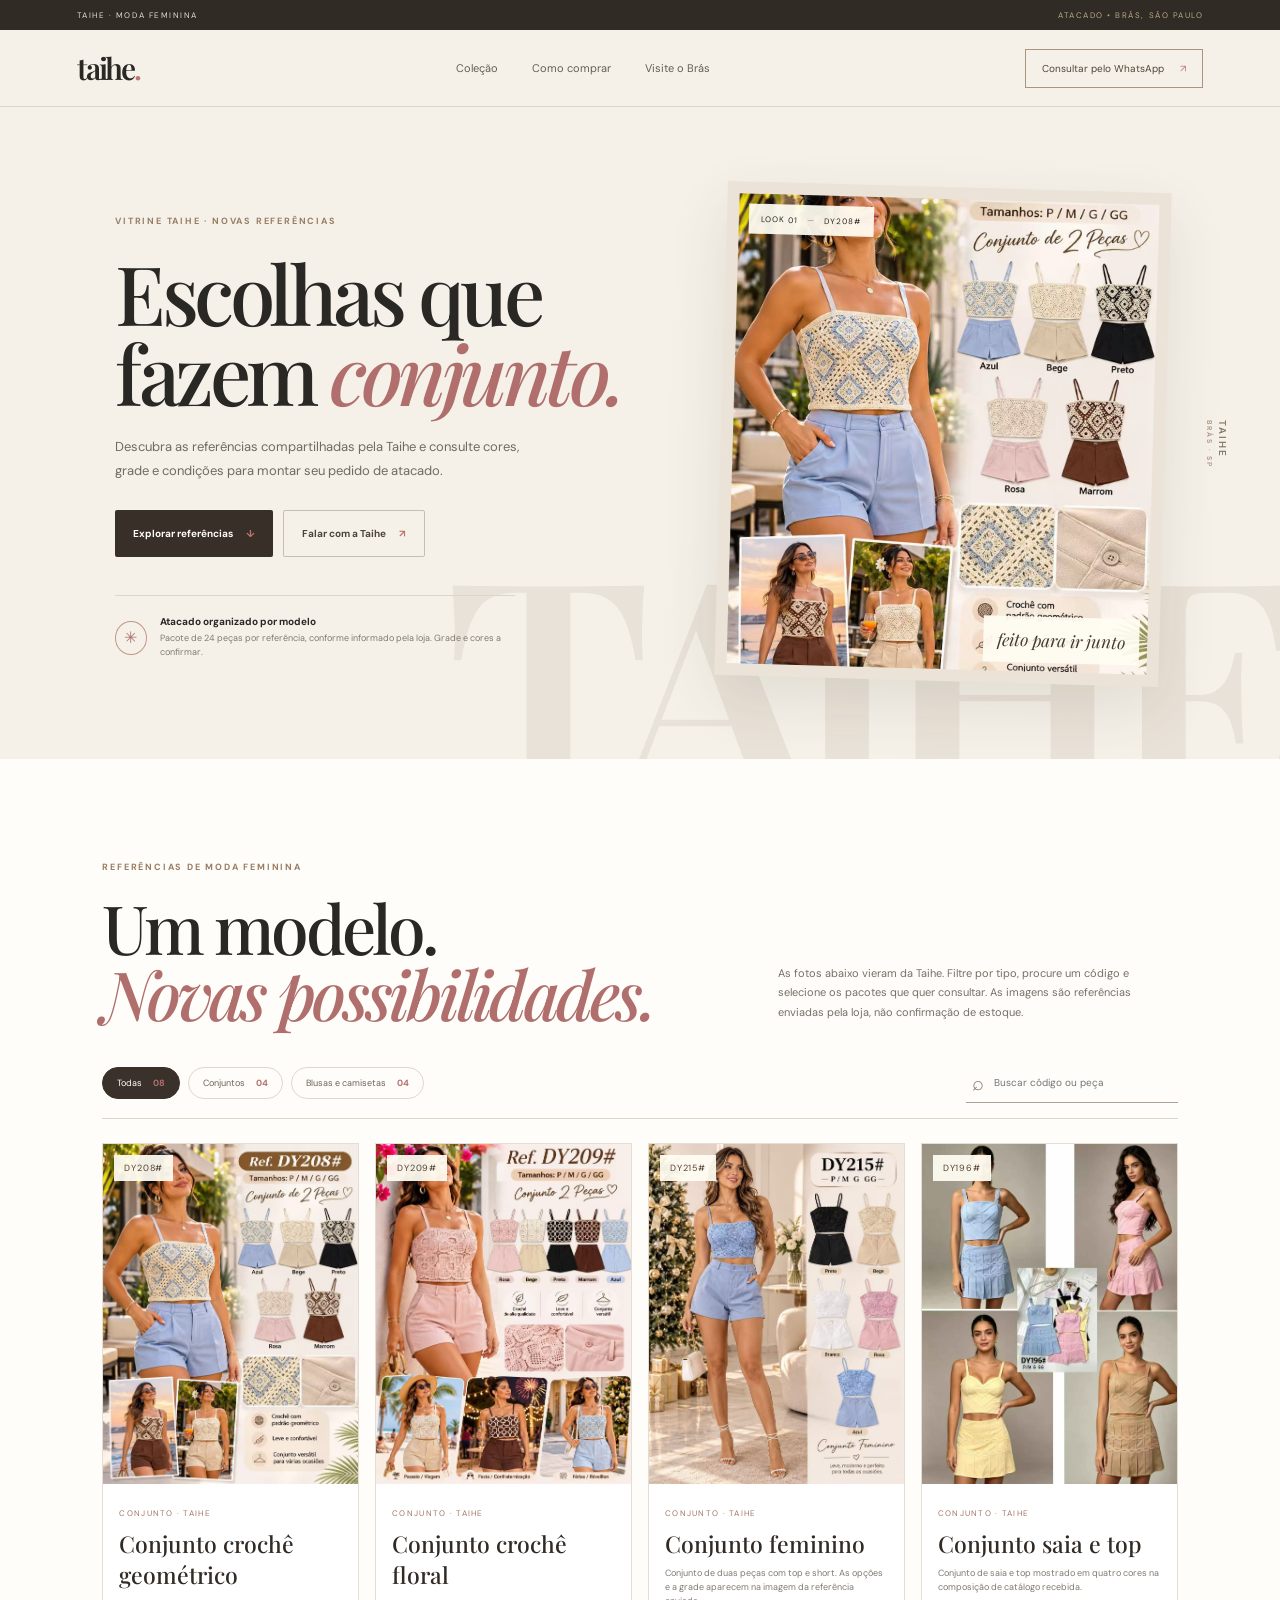
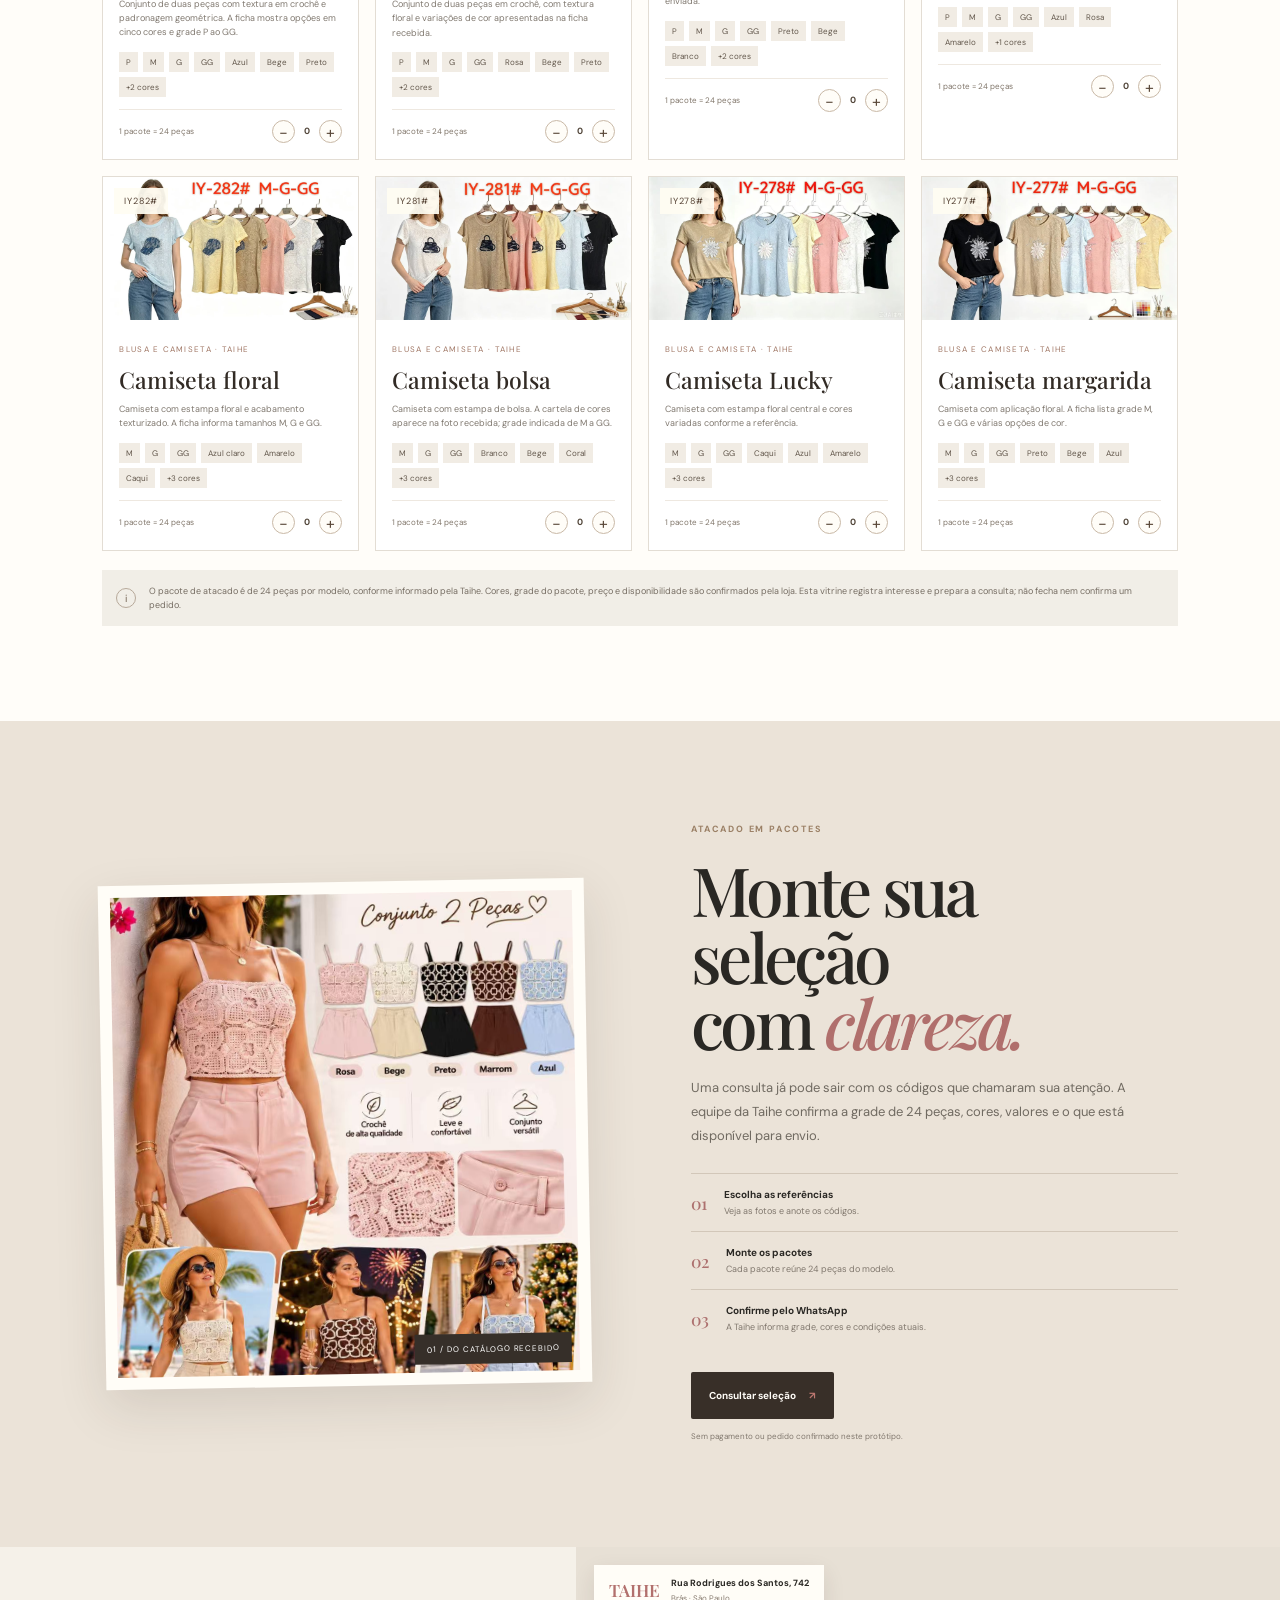
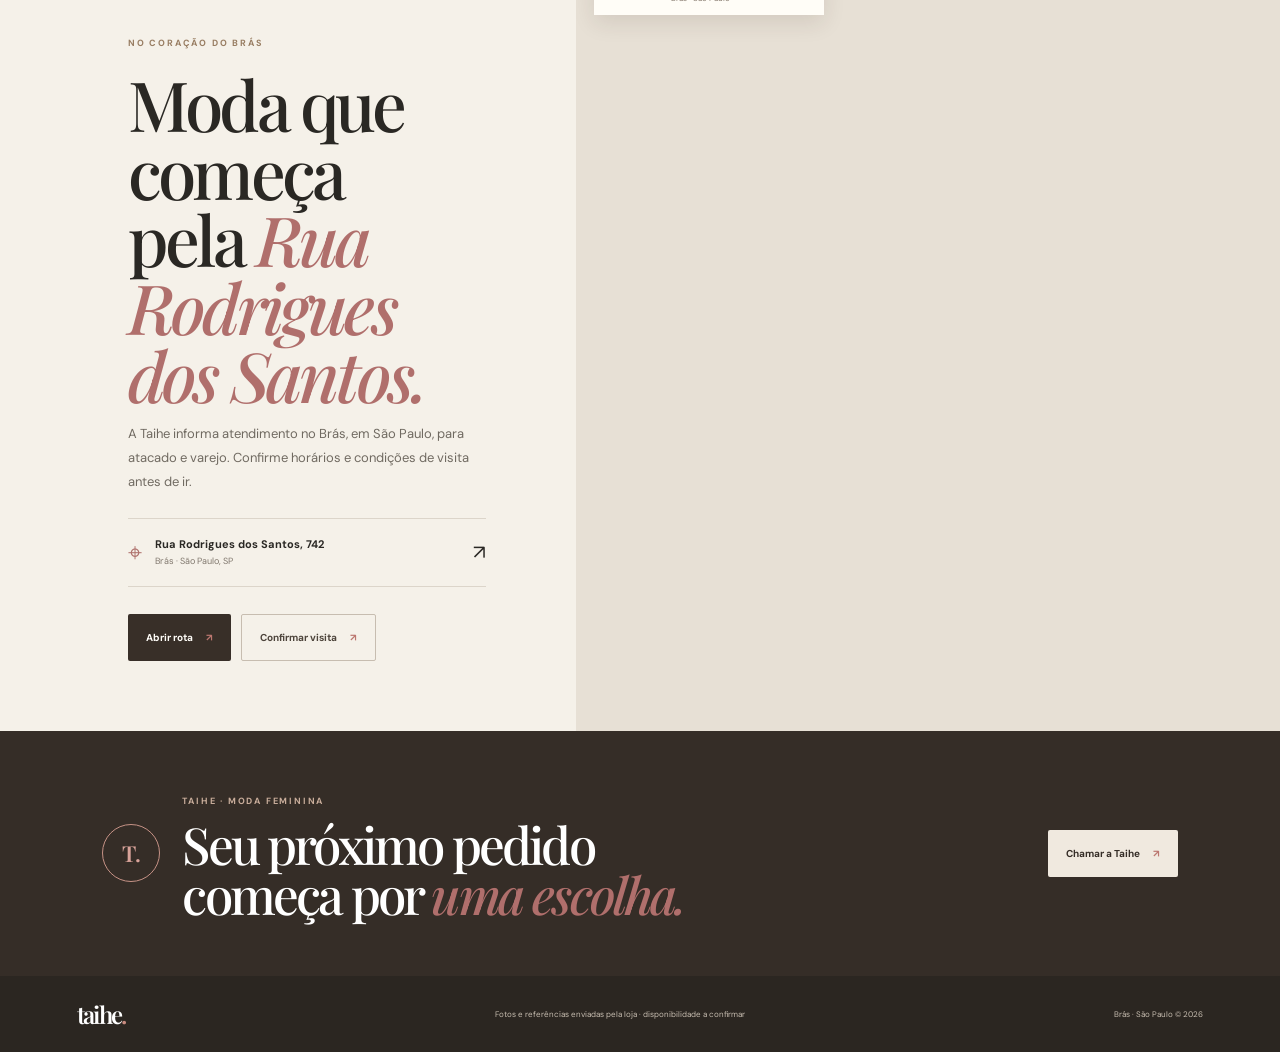
<file: index.html>
<!doctype html><html lang="pt-BR"><head><meta charset="utf-8"><meta name="viewport" content="width=device-width,initial-scale=1"><meta name="theme-color" content="#f5f1e9"><title>Taihe — coleção para vestir novas histórias</title><meta name="description" content="Explore referências da Taihe Moda Feminina no atacado. Consulte cores, tamanhos e condições dos pacotes diretamente pelo WhatsApp."><link rel="preconnect" href="https://fonts.googleapis.com"><link rel="preconnect" href="https://fonts.gstatic.com" crossorigin><link href="https://fonts.googleapis.com/css2?family=DM+Sans:wght@400;500;600;700&family=Playfair+Display:wght@500;600;700&display=swap" rel="stylesheet"><link rel="stylesheet" href="styles.css"></head><body>
<div class="topline">TAIHE · MODA FEMININA <span>ATACADO • BRÁS, SÃO PAULO</span></div><header class="nav"><a class="wordmark" href="#top">taihe<span>.</span></a><nav><a href="#colecao">Coleção</a><a href="#atacado">Como comprar</a><a href="#visite">Visite o Brás</a></nav><a class="nav-cta" href="https://wa.me/5511977772222?text=Oi%21%20Vim%20pela%20vitrine%20da%20Taihe%20e%20quero%20consultar%20os%20modelos%20e%20pacotes." target="_blank" rel="noreferrer">Consultar pelo WhatsApp <span>↗</span></a><button class="menu" aria-label="Abrir menu">☰</button></header>
<main id="top"><section class="hero"><div class="hero-text"><span class="eyebrow">VITRINE TAIHE · NOVAS REFERÊNCIAS</span><h1>Escolhas que<br>fazem <i>conjunto.</i></h1><p>Descubra as referências compartilhadas pela Taihe e consulte cores, grade e condições para montar seu pedido de atacado.</p><div class="hero-actions"><a href="#colecao" class="pill dark">Explorar referências <span>↓</span></a><a href="https://wa.me/5511977772222?text=Oi%21%20Gostaria%20de%20consultar%20os%20pacotes%20de%20atacado%20da%20Taihe." target="_blank" rel="noreferrer" class="pill light">Falar com a Taihe <span>↗</span></a></div><div class="hero-note"><span>✳</span><div><b>Atacado organizado por modelo</b><small>Pacote de 24 peças por referência, conforme informado pela loja. Grade e cores a confirmar.</small></div></div></div><div class="hero-image"><img src="assets/look-0.jpg" alt="Conjunto DY208 em crochê, foto e variações de cores da ficha da Taihe"><span class="image-index">LOOK 01 <i>—</i> DY208#</span><span class="image-label">feito para ir junto</span></div><div class="hero-mark">TAIHE<br><small>BRÁS · SP</small></div></section>
<section class="collection" id="colecao"><div class="collection-head"><div><span class="eyebrow">REFERÊNCIAS DE MODA FEMININA</span><h2>Um modelo.<br><i>Novas possibilidades.</i></h2></div><p>As fotos abaixo vieram da Taihe. Filtre por tipo, procure um código e selecione os pacotes que quer consultar. As imagens são referências enviadas pela loja, não confirmação de estoque.</p></div><div class="toolbar"><div class="tabs" role="group" aria-label="Filtrar referências"><button class="tab on" data-filter="all">Todas <b>08</b></button><button class="tab" data-filter="set">Conjuntos <b>04</b></button><button class="tab" data-filter="top">Blusas e camisetas <b>04</b></button></div><label class="search"><span>⌕</span><input id="search" placeholder="Buscar código ou peça" aria-label="Buscar código ou peça"></label></div><div class="grid" id="grid"></div><div class="notice"><span>i</span><p>O pacote de atacado é de 24 peças por modelo, conforme informado pela Taihe. Cores, grade do pacote, preço e disponibilidade são confirmados pela loja. Esta vitrine registra interesse e prepara a consulta; não fecha nem confirma um pedido.</p></div></section>
<section class="order" id="atacado"><div class="order-picture"><img src="assets/look-1.jpg" alt="Referência DY209 de conjunto em crochê com opções de cores"><span>01 / DO CATÁLOGO RECEBIDO</span></div><div class="order-copy"><span class="eyebrow">ATACADO EM PACOTES</span><h2>Monte sua seleção<br>com <i>clareza.</i></h2><p>Uma consulta já pode sair com os códigos que chamaram sua atenção. A equipe da Taihe confirma a grade de 24 peças, cores, valores e o que está disponível para envio.</p><div class="steps"><div><b>01</b><span><strong>Escolha as referências</strong><small>Veja as fotos e anote os códigos.</small></span></div><div><b>02</b><span><strong>Monte os pacotes</strong><small>Cada pacote reúne 24 peças do modelo.</small></span></div><div><b>03</b><span><strong>Confirme pelo WhatsApp</strong><small>A Taihe informa grade, cores e condições atuais.</small></span></div></div><button class="pill dark" id="send-order">Consultar seleção <span>↗</span></button><p class="small-note">Sem pagamento ou pedido confirmado neste protótipo.</p></div></section>
<section class="visit" id="visite"><div class="visit-copy"><span class="eyebrow">NO CORAÇÃO DO BRÁS</span><h2>Moda que começa<br>pela <i>Rua Rodrigues dos Santos.</i></h2><p>A Taihe informa atendimento no Brás, em São Paulo, para atacado e varejo. Confirme horários e condições de visita antes de ir.</p><div class="place"><span>⌖</span><div><b>Rua Rodrigues dos Santos, 742</b><small>Brás · São Paulo, SP</small></div><a href="https://www.google.com/maps/search/?api=1&query=Rua+Rodrigues+dos+Santos%2C+742%2C+Br%C3%A1s%2C+S%C3%A3o+Paulo" target="_blank" rel="noreferrer">↗</a></div><div class="hero-actions"><a class="pill dark" href="https://www.google.com/maps/search/?api=1&query=Rua+Rodrigues+dos+Santos%2C+742%2C+Br%C3%A1s%2C+S%C3%A3o+Paulo" target="_blank" rel="noreferrer">Abrir rota <span>↗</span></a><a class="pill light" href="https://wa.me/5511977772222?text=Oi%21%20Quero%20confirmar%20o%20endere%C3%A7o%20e%20o%20hor%C3%A1rio%20da%20Taihe." target="_blank" rel="noreferrer">Confirmar visita <span>↗</span></a></div></div><div class="map"><iframe title="Mapa do endereço público da Taihe no Brás" loading="lazy" referrerpolicy="no-referrer-when-downgrade" src="https://maps.google.com/maps?q=Rua%20Rodrigues%20dos%20Santos%20742%20Br%C3%A1s%20S%C3%A3o%20Paulo&t=&z=16&ie=UTF8&iwloc=&output=embed"></iframe><div class="map-label"><span>TAIHE</span><div><b>Rua Rodrigues dos Santos, 742</b><small>Brás · São Paulo</small></div></div></div></section>
<section class="end"><div class="seal">T.</div><div><span class="eyebrow">TAIHE · MODA FEMININA</span><h2>Seu próximo pedido<br>começa por <i>uma escolha.</i></h2></div><a class="pill dark" href="https://wa.me/5511977772222?text=Oi%21%20Vim%20pela%20vitrine%20da%20Taihe.%20Quero%20consultar%20os%20modelos%20e%20pacotes%20de%2024%20pe%C3%A7as." target="_blank" rel="noreferrer">Chamar a Taihe <span>↗</span></a></section></main><footer><a class="wordmark" href="#top">taihe<span>.</span></a><span>Fotos e referências enviadas pela loja · disponibilidade a confirmar</span><span>Brás · São Paulo © 2026</span></footer><dialog id="detail"><button class="close" aria-label="Fechar">×</button><div id="detail-body"></div></dialog><div class="drawer" id="drawer" aria-live="polite"><div><b><span id="selected-count">0</span> pacotes selecionados</b><small><span id="piece-count">0</span> peças para consultar</small></div><button id="drawer-send">Revisar consulta ↗</button></div><script src="app.js"></script></body></html>
</file>
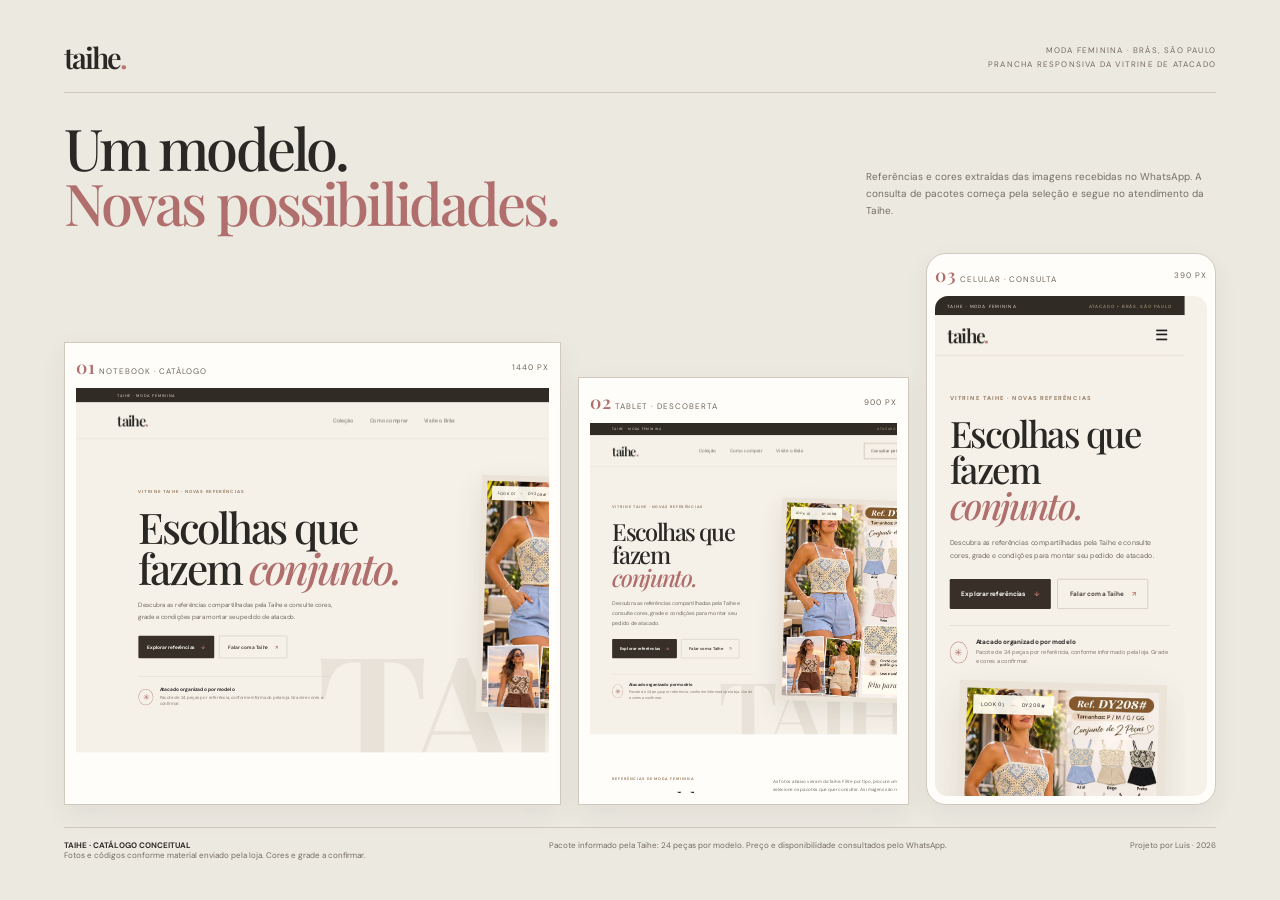
<file: arte/prancha.html>
<!doctype html><html lang="pt-BR"><head><meta charset="utf-8"><meta name="viewport" content="width=device-width,initial-scale=1"><title>Taihe · prancha de apresentação</title><link rel="preconnect" href="https://fonts.googleapis.com"><link rel="preconnect" href="https://fonts.gstatic.com" crossorigin><link href="https://fonts.googleapis.com/css2?family=DM+Sans:wght@400;500;600;700&family=Playfair+Display:wght@500;600;700&display=swap" rel="stylesheet"><style>*{box-sizing:border-box}body{margin:0;background:#ece9e1;color:#2a2824;font:12px 'DM Sans',sans-serif}.page{max-width:1550px;margin:auto;padding:38px 5vw 28px}.head{display:flex;justify-content:space-between;align-items:center;border-bottom:1px solid #cfc7ba;padding-bottom:16px}.brand{font:600 29px 'Playfair Display',serif;letter-spacing:-.07em}.brand i{font-style:normal;color:#bd7770}.meta{text-align:right;font-size:8px;line-height:1.8;letter-spacing:.15em;color:#756b60;text-transform:uppercase}.title{display:flex;justify-content:space-between;align-items:end;padding:27px 0 24px}.title h1{font:500 clamp(38px,4.5vw,65px)/.95 'Playfair Display',serif;letter-spacing:-.05em;margin:0}.title h1 i{font-style:normal;color:#b06f6c}.title p{max-width:350px;color:#756e65;font-size:10px;line-height:1.7}.devices{display:grid;grid-template-columns:minmax(0,1.35fr) minmax(0,.9fr) minmax(250px,290px);gap:17px;align-items:end}.device{background:#fffdf9;padding:11px;border:1px solid #d1c9be;box-shadow:0 9px 25px #30291e10}.label{display:flex;justify-content:space-between;align-items:center;padding:1px 0 9px;font-size:8px;letter-spacing:.12em;text-transform:uppercase;color:#71675d}.label b{font:600 18px 'Playfair Display',serif;color:#b06f6c}.screen{height:405px;background:#f5f1e9;overflow:hidden;position:relative}.tablet .screen{height:370px}.phone{width:100%;max-width:290px;justify-self:center;border-radius:20px;padding:8px}.phone .screen{height:500px;border-radius:13px}.screen iframe{position:absolute;left:0;top:0;border:0;width:1440px;height:1800px;transform:scale(.48);transform-origin:top left;pointer-events:none}.tablet .screen iframe{width:900px;transform:scale(.41)}.phone .screen iframe{width:390px;height:844px;transform:scale(.64)}.foot{border-top:1px solid #cfc7ba;margin-top:22px;padding-top:12px;display:flex;justify-content:space-between;gap:20px;color:#736b61;font-size:8px}.foot b{color:#332e28}@media(max-width:950px){.page{padding:24px 4vw}.devices{grid-template-columns:1fr 1fr}.desktop{grid-column:1/-1}.desktop .screen{height:340px}.title{display:block}.title p{margin-bottom:0}}@media(max-width:600px){.devices{grid-template-columns:1fr}.desktop{grid-column:auto}.desktop .screen{height:265px}.desktop .screen iframe{transform:scale(.31)}.tablet{max-width:95%;justify-self:start}.tablet .screen{height:310px}.tablet .screen iframe{transform:scale(.34)}.phone{justify-self:center}.foot{display:block;line-height:1.7}.foot span{display:block;margin:5px 0}}</style></head><body><main class="page"><header class="head"><div class="brand">taihe<i>.</i></div><div class="meta">Moda feminina · Brás, São Paulo<br>Prancha responsiva da vitrine de atacado</div></header><section class="title"><h1>Um modelo.<br><i>Novas possibilidades.</i></h1><p>Referências e cores extraídas das imagens recebidas no WhatsApp. A consulta de pacotes começa pela seleção e segue no atendimento da Taihe.</p></section><section class="devices"><article class="device desktop"><div class="label"><span><b>01</b> Notebook · catálogo</span><span>1440 px</span></div><div class="screen"><iframe src="../index.html" title="Catálogo Taihe em notebook"></iframe></div></article><article class="device tablet"><div class="label"><span><b>02</b> Tablet · descoberta</span><span>900 px</span></div><div class="screen"><iframe src="../index.html" title="Catálogo Taihe em tablet"></iframe></div></article><article class="device phone"><div class="label"><span><b>03</b> Celular · consulta</span><span>390 px</span></div><div class="screen"><iframe src="../index.html" title="Catálogo Taihe em celular"></iframe></div></article></section><footer class="foot"><span><b>TAIHE · CATÁLOGO CONCEITUAL</b><br>Fotos e códigos conforme material enviado pela loja. Cores e grade a confirmar.</span><span>Pacote informado pela Taihe: 24 peças por modelo. Preço e disponibilidade consultados pelo WhatsApp.</span><span>Projeto por Luis · 2026</span></footer></main></body></html>
</file>
<file: styles.css>
:root{--paper:#f5f1e9;--ink:#2a2824;--muted:#78726a;--brown:#594736;--rose:#bc7770;--line:#dcd5ca;--white:#fffdf8;--serif:'Playfair Display',Georgia,serif;--sans:'DM Sans',sans-serif}*{box-sizing:border-box}html{scroll-behavior:smooth}body{margin:0;background:var(--paper);color:var(--ink);font-family:var(--sans);-webkit-font-smoothing:antialiased}a{color:inherit;text-decoration:none}button,input{font:inherit}.topline{height:30px;padding:0 6vw;background:#302b25;color:#e5ded3;font-size:8px;letter-spacing:.19em;display:flex;justify-content:space-between;align-items:center}.topline span{color:#b9a989}.nav{height:77px;padding:0 6vw;display:flex;align-items:center;justify-content:space-between;border-bottom:1px solid var(--line);position:sticky;top:0;background:#f5f1e9ed;backdrop-filter:blur(16px);z-index:20}.wordmark{font:600 30px var(--serif);letter-spacing:-.07em}.wordmark span{color:var(--rose)}.nav nav{display:flex;gap:34px;color:#625d56;font-size:11px}.nav nav a:hover{color:var(--rose)}.nav-cta{border:1px solid #aa9580;padding:12px 16px;font-size:10px;color:#514435}.nav-cta span,.pill span{margin-left:13px;color:var(--rose)}.menu{display:none;background:none;border:0;font-size:23px}.hero{padding:80px 9vw 78px;min-height:650px;display:grid;grid-template-columns:1fr .86fr;gap:7vw;align-items:center;position:relative;overflow:hidden}.hero:after{position:absolute;content:'TAIHE';right:0;bottom:-.25em;font:600 clamp(150px,25vw,370px)/1 var(--serif);letter-spacing:-.08em;color:#e9e2d8;z-index:0;pointer-events:none}.hero-text{z-index:1;max-width:560px}.eyebrow{font-size:9px;letter-spacing:.2em;color:#987d62;font-weight:700}.hero h1,.collection h2,.order h2,.visit h2,.end h2{font:500 clamp(55px,6.4vw,88px)/.98 var(--serif);letter-spacing:-.055em;margin:23px 0}.hero h1 i,.collection h2 i,.order h2 i,.visit h2 i,.end h2 i{font-weight:500;color:#b06f6c}.hero-text>p,.visit-copy>p,.order-copy>p{font-size:13px;line-height:1.85;color:#706a61;max-width:440px}.hero-actions{display:flex;gap:10px;flex-wrap:wrap;margin-top:27px}.pill{height:47px;padding:0 18px;border-radius:2px;display:inline-flex;align-items:center;justify-content:center;font-size:10px;font-weight:700;cursor:pointer;border:0}.dark{background:#382f28;color:#fffdf8}.light{border:1px solid #c7bdb0;color:#4d443b}.pill:hover{filter:brightness(1.08);transform:translateY(-1px)}.hero-note{display:flex;gap:13px;align-items:center;border-top:1px solid var(--line);padding-top:19px;margin-top:38px;max-width:400px}.hero-note>span{width:34px;height:34px;border:1px solid #c39888;color:#b06f6c;border-radius:50%;display:grid;place-items:center}.hero-note b,.hero-note small{display:block}.hero-note b{font-size:10px}.hero-note small{font-size:9px;line-height:1.55;color:#83796e;margin-top:4px}.hero-image{position:relative;z-index:1;justify-self:center;max-height:500px;background:#ebe3d8;padding:12px;box-shadow:0 22px 60px #4435261c;transform:rotate(1.6deg)}.hero-image img{display:block;width:min(35vw,420px);height:470px;object-fit:cover;object-position:center}.image-index{position:absolute;top:22px;left:22px;background:#fffdf3ed;padding:10px 12px;font-size:8px;letter-spacing:.13em}.image-index i{color:var(--rose);font-style:normal;margin:0 6px}.image-label{position:absolute;bottom:21px;right:20px;background:#fffdf3ed;color:#483a2f;padding:12px 14px;font:italic 17px var(--serif)}.hero-mark{position:absolute;right:4vw;top:48%;writing-mode:vertical-rl;font:600 10px var(--sans);letter-spacing:.19em;color:#877968;z-index:1}.hero-mark small{font-size:7px;color:#ae9284}.collection{background:#fffdf9;padding:95px 8vw}.collection-head{display:flex;justify-content:space-between;align-items:end;gap:40px}.collection h2,.order h2,.visit h2,.end h2{font-size:clamp(48px,5.3vw,70px);margin:19px 0 0}.collection-head>p{max-width:400px;font-size:11px;line-height:1.8;color:#756f67;margin-bottom:4px}.toolbar{display:flex;justify-content:space-between;gap:20px;align-items:center;border-bottom:1px solid var(--line);margin:37px 0 24px;padding-bottom:15px}.tabs{display:flex;gap:8px;flex-wrap:wrap}.tab{border:1px solid #ded7cd;background:transparent;color:#6c6258;padding:9px 14px;border-radius:30px;font-size:9px;cursor:pointer}.tab b{margin-left:9px;color:#b2706d}.tab.on{background:#3a312b;color:white;border-color:#3a312b}.search{display:flex;gap:8px;align-items:center;border-bottom:1px solid #aaa095;color:#8e7968;padding:6px}.search span{font-size:20px}.search input{width:180px;border:0;outline:0;background:transparent;font-size:10px;color:#352e29}.grid{display:grid;grid-template-columns:repeat(4,minmax(0,1fr));gap:16px}.item{border:1px solid #e3ddd4;background:white;min-width:0;transition:.25s}.item:hover{transform:translateY(-4px);box-shadow:0 14px 32px #34291a18}.item-img{aspect-ratio:4/5;background:#f3eee5;overflow:hidden;position:relative;cursor:pointer}.item-img img{width:100%;height:100%;display:block;object-fit:cover;transition:transform .4s}.item:hover .item-img img{transform:scale(1.03)}.ref{position:absolute;top:11px;left:11px;background:#fffdf3ee;padding:7px 10px;font-size:9px;letter-spacing:.09em;color:#554234}.item-body{padding:16px}.item-type{font-size:8px;text-transform:uppercase;letter-spacing:.16em;color:#a07765}.item h3{font:500 23px var(--serif);margin:7px 0;color:#322b25}.item p{font-size:9px;line-height:1.6;color:#807970;min-height:28px;margin:0}.tags{display:flex;gap:5px;flex-wrap:wrap;margin:12px 0}.tags span{font-size:8px;background:#f1ece4;color:#62574b;padding:5px 7px}.item-foot{display:flex;align-items:center;justify-content:space-between;border-top:1px solid #eee8e0;padding-top:10px}.item-foot small{font-size:8px;color:#80766a}.item-foot button{border:1px solid #a8957e;border-radius:50%;width:32px;height:32px;background:transparent;color:#80624d;font-size:16px;cursor:pointer}.item-foot button.selected{background:#594736;color:white}.notice{display:flex;align-items:center;gap:13px;padding:14px;background:#f1eee7;margin-top:19px}.notice>span{width:20px;height:20px;border:1px solid #b7a99a;border-radius:50%;display:grid;place-items:center;color:#746453;font-size:10px;flex:none}.notice p{font-size:9px;line-height:1.6;color:#766d63;margin:0}.order{padding:95px 8vw;background:#ebe3d8;display:grid;grid-template-columns:1fr 1fr;gap:8vw;align-items:center}.order-picture{position:relative;padding:12px;background:#fffdf7;transform:rotate(-1deg);box-shadow:0 18px 50px #392b1c20}.order-picture img{display:block;width:100%;max-height:480px;object-fit:cover}.order-picture span{position:absolute;bottom:20px;right:20px;background:#362f29;color:white;padding:10px 12px;font-size:8px;letter-spacing:.12em}.order-copy .eyebrow{color:#9b8066}.order h2{margin-bottom:20px}.order-copy>p{max-width:450px}.steps{margin:25px 0}.steps>div{display:flex;gap:17px;align-items:center;border-top:1px solid #d2c7b9;padding:14px 0}.steps>div>b{font:500 17px var(--serif);color:#ad716f}.steps strong,.steps small{display:block}.steps strong{font-size:10px}.steps small{color:#81786e;font-size:9px;margin-top:4px}.small-note{font-size:8px!important;color:#81786e!important;margin-top:10px}.visit{display:grid;grid-template-columns:.9fr 1.1fr;background:#f5f1e9}.visit-copy{padding:83px 7vw 70px 10vw}.visit h2{font-size:clamp(48px,5.4vw,70px)}.visit-copy>p{max-width:400px}.place{display:flex;align-items:center;gap:13px;border-top:1px solid var(--line);border-bottom:1px solid var(--line);padding:17px 0;margin-top:24px;max-width:420px}.place>span{font-size:25px;color:#af726d}.place b,.place small{display:block}.place b{font-size:11px}.place small{font-size:9px;color:#81786e;margin-top:4px}.place>a{margin-left:auto;font-size:20px}.map{position:relative;min-height:460px;background:#e7e0d5;overflow:hidden}.map iframe{position:absolute;inset:0;width:100%;height:100%;border:0;filter:grayscale(.85) sepia(.12)}.map-label{position:absolute;top:18px;left:18px;display:flex;align-items:center;gap:11px;background:#fffdf7;padding:12px 15px;box-shadow:0 8px 22px #33271a1c}.map-label>span{font:600 17px var(--serif);color:#b2706d}.map-label b,.map-label small{display:block}.map-label b{font-size:9px}.map-label small{font-size:8px;color:#85796d;margin-top:4px}.end{display:flex;align-items:center;gap:22px;padding:57px 8vw;background:#352d27;color:white}.seal{width:58px;height:58px;border:1px solid #c69286;border-radius:50%;display:grid;place-items:center;color:#d9a39a;font:600 22px var(--serif);flex:none}.end>div:nth-child(2){flex:1}.end .eyebrow{color:#c9ad9b}.end h2{font-size:clamp(35px,4vw,52px);margin-top:10px}.end .pill{flex:none;background:#f0e9df;color:#352d27}footer{height:76px;padding:0 6vw;display:flex;align-items:center;justify-content:space-between;background:#2b2621;color:#c8beb1;font-size:8px}footer .wordmark{font-size:24px;color:white}footer .wordmark span{color:#c98b80}.drawer{display:none;position:fixed;bottom:12px;left:50%;transform:translateX(-50%);width:min(540px,calc(100% - 22px));padding:13px 15px;background:#302b25;color:white;box-shadow:0 12px 32px #16100c44;z-index:30;align-items:center;justify-content:space-between}.drawer.show{display:flex}.drawer b,.drawer small{display:block}.drawer b{font-size:10px}.drawer small{font-size:8px;color:#cec2b4;margin-top:4px}.drawer button{border:0;background:#e2b9ad;color:#392e28;padding:12px 14px;font-weight:700;font-size:9px;cursor:pointer}dialog{border:0;background:#fffdf8;color:#332d27;padding:0;width:min(850px,calc(100% - 24px));max-height:92vh;overflow:auto}dialog::backdrop{background:#1d1713c9;backdrop-filter:blur(4px)}.close{position:sticky;top:9px;margin:9px 9px -42px auto;display:block;z-index:2;border:0;border-radius:50%;width:34px;height:34px;background:#332d27;color:white;font-size:23px}.detail{display:grid;grid-template-columns:1fr 1fr}.detail img{width:100%;height:100%;max-height:610px;object-fit:cover;background:#eee7dc}.detail-copy{padding:44px 35px}.detail-copy h2{font:500 39px var(--serif);margin:12px 0}.detail-copy p{font-size:11px;line-height:1.8;color:#726a61}.detail-copy .pill{margin-top:16px}.empty{grid-column:1/-1;text-align:center;padding:35px;color:#786e64;font-size:11px}
@media(max-width:1050px){.grid{grid-template-columns:repeat(2,minmax(0,1fr))}.hero{padding-left:6vw;padding-right:6vw}.collection,.order{padding-left:6vw;padding-right:6vw}.collection-head{align-items:start}.hero-image img{width:min(40vw,420px)}}
@media(max-width:700px){.topline{padding:0 5vw;font-size:7px}.nav{height:63px;padding:0 5vw}.nav nav,.nav-cta{display:none}.menu{display:block}.nav.open nav{display:flex;position:absolute;top:63px;left:0;right:0;background:#f5f1e9;padding:18px 5vw;flex-direction:column;gap:18px;border-bottom:1px solid var(--line)}.hero{padding:53px 6vw 55px;grid-template-columns:1fr;gap:25px}.hero h1{font-size:clamp(57px,14vw,78px);margin:20px 0}.hero-text>p,.visit-copy>p,.order-copy>p{font-size:11px}.hero-note{margin-top:25px}.hero-image{width:min(83vw,420px);justify-self:center}.hero-image img{width:100%;height:auto;max-height:460px;object-fit:cover}.hero-mark{right:4vw;top:auto;bottom:80px}.collection{padding:67px 6vw}.collection-head{display:block}.collection h2,.order h2,.visit h2{font-size:52px}.collection-head>p{font-size:10px;margin-top:17px}.toolbar{display:block;margin-top:27px}.tabs{gap:6px}.tab{padding:8px 10px;font-size:8px}.search{margin-top:15px}.search input{width:100%}.grid{grid-template-columns:1fr;gap:13px}.item-img{aspect-ratio:4/4.4}.item-body{padding:15px}.item h3{font-size:25px}.item p{min-height:0}.order{padding:65px 6vw;grid-template-columns:1fr;gap:40px}.order-picture{max-width:500px}.order-picture img{max-height:400px;object-fit:cover}.order-copy>p{font-size:11px}.visit{grid-template-columns:1fr}.visit-copy{padding:64px 6vw}.map{min-height:310px}.end{padding:48px 6vw;display:grid;grid-template-columns:48px 1fr;gap:14px}.seal{width:46px;height:46px;font-size:18px}.end h2{font-size:37px}.end>.pill{grid-column:1/-1;width:100%}footer{height:auto;min-height:92px;padding:18px 6vw;display:grid;grid-template-columns:1fr 1fr;gap:10px}footer>span:nth-child(2){grid-column:1/-1;grid-row:2}footer>span:last-child{text-align:right}.detail{grid-template-columns:1fr}.detail img{max-height:none;aspect-ratio:4/5}.detail-copy{padding:26px 22px}.drawer{bottom:7px}}
@media(prefers-reduced-motion:reduce){*,*::before,*::after{scroll-behavior:auto!important;animation-duration:.01ms!important;transition-duration:.01ms!important}}
.item-img{aspect-ratio:auto}.item-img img{width:100%;height:auto;display:block;object-fit:contain}.qty{display:flex;align-items:center;gap:7px}.qty button{width:23px;height:23px;border:1px solid #c9b9a7;background:#fffdf8;color:#5b493a;border-radius:50%;cursor:pointer}.qty b{min-width:10px;text-align:center;font-size:9px;color:#514539}
</file>
